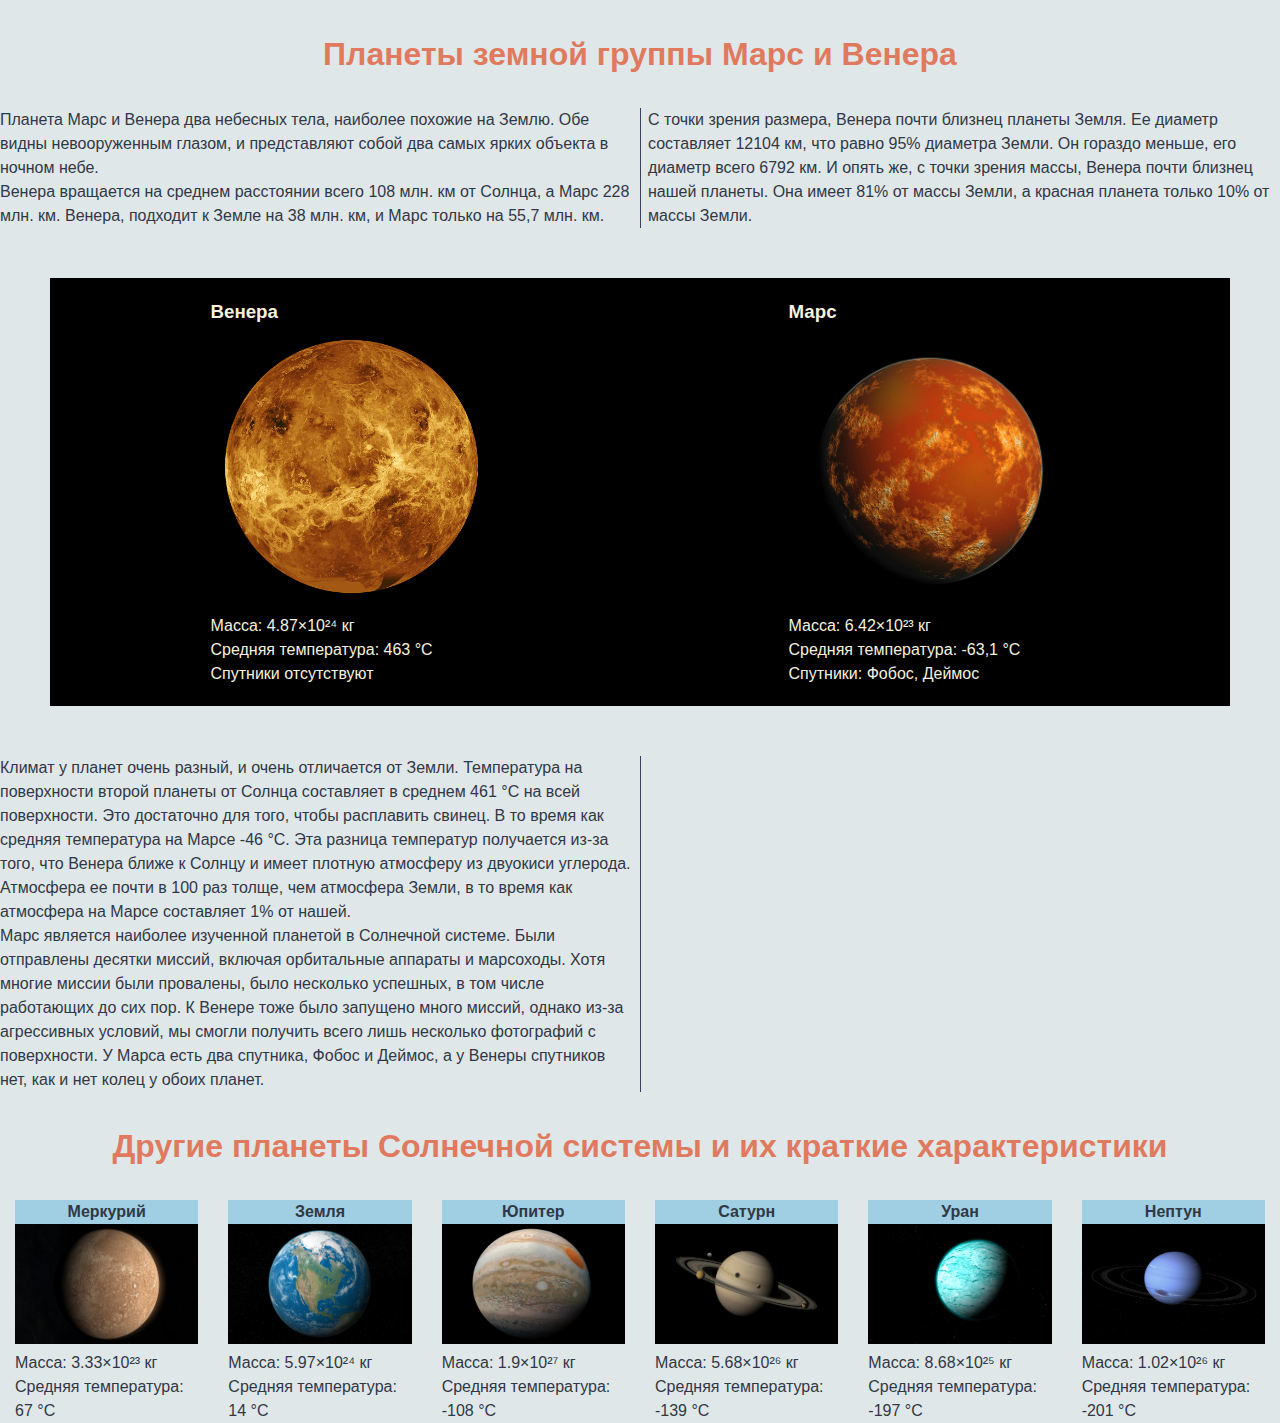
<file: сss-version/index.html>
<!DOCTYPE html>
<html lang="ru">

<head>
  <meta charset="UTF-8">
  <meta name="viewport" content="width=device-width, initial-scale=1.0">
  <title>Планеты земной группы Марс и Венера</title>
  <link rel="stylesheet" href="./index.css">
</head>

<body>
  <h1>Планеты земной группы Марс и Венера</h1>
  <article class="article">
    <p> Планета Марс и Венера два небесных тела, наиболее похожие на Землю. Обе видны невооруженным глазом, и
      представляют собой два самых ярких объекта в ночном небе.</p>
    <p>Венера вращается на среднем расстоянии всего 108 млн. км от Солнца, а Марс 228 млн. км. Венера, подходит к Земле
      на 38 млн. км, и Марс только на 55,7 млн. км.</p>
    <p>С точки зрения размера, Венера почти близнец планеты Земля. Ее диаметр составляет 12104 км, что равно 95%
      диаметра Земли. Он гораздо меньше, его диаметр всего 6792 км. И опять же, с точки зрения массы, Венера почти
      близнец нашей планеты. Она имеет 81% от массы Земли, а красная планета только 10% от массы Земли.</p>

    <section class="allAboutPlanets">
      <div class="planet">
        <h3>Венера</h3>
        <img src="./pics/venus.jpg" width="400px" height="250px" alt="Венера">
        <p>Масса: 4.87×10²⁴ кг</p>
        <p>Средняя температура: 463 °C</p>
        <p>Спутники отсутствуют</p>
      </div>
      <div class="planet">
        <h3>Марс</h3>
        <img src="./pics/mars.jpg" width="400px" height="250px" alt="Марс">
        <p>Масса: 6.42×10²³ кг</p>
        <p>Средняя температура: -63,1 °C</p>
        <p>Спутники: Фобос, Деймос</p>
      </div>
    </section>

    <p>Климат у планет очень разный, и очень отличается от Земли. Температура на поверхности второй планеты от Солнца
      составляет в среднем 461 °C на всей поверхности. Это достаточно для того, чтобы расплавить свинец. В то время как
      средняя температура на Марсе -46 °C. Эта разница температур получается из-за того, что Венера ближе к Солнцу и
      имеет плотную атмосферу из двуокиси углерода. Атмосфера ее почти в 100 раз толще, чем атмосфера Земли, в то время
      как атмосфера на Марсе составляет 1% от нашей.</p>
    <p>Марс является наиболее изученной планетой в Солнечной системе. Были отправлены десятки миссий, включая
      орбитальные аппараты и марсоходы. Хотя многие миссии были провалены, было несколько успешных, в том числе
      работающих до сих пор. К Венере тоже было запущено много миссий, однако из-за агрессивных условий, мы смогли
      получить всего лишь несколько фотографий с поверхности.
      У Марса есть два спутника, Фобос и Деймос, а у Венеры спутников нет, как и нет колец у обоих планет.</p>
    <iframe width="560" height="315" src="https://www.youtube.com/embed/HGel7goZl-8" title="YouTube video player" frameborder="0" allow="accelerometer; autoplay; clipboard-write; encrypted-media; gyroscope; picture-in-picture" allowfullscreen></iframe>
  </article>

  <div class="other-planets">
    <h1>Другие планеты Солнечной системы и их краткие характеристики</h1>
    <div class="container">
      <div class="column-container">
        <div class="column-4 card-1">
          <p class="name-planet">Меркурий</p>
          <img class = "planets-pics" src="./pics/mercury.jpg" alt="Меркурий">
          <p>Масса: 3.33×10²³ кг</p>
          <p>Средняя температура: 67 °C</p>
        </div>
        <div class="column-4 card-2">
          <p class="name-planet">Земля</p>
          <img class = "planets-pics" src="./pics/earth.jpg" alt="Земля">
          <p>Масса: 5.97×10²⁴ кг</p>
          <p>Средняя температура: 14 °C</p>
        </div>
        <div class="column-4 card-3">
          <p class="name-planet">Юпитер</p>
          <img class = "planets-pics" src="./pics/jupiter.jpg" alt="Юпитер">
          <p>Масса: 1.9×10²⁷ кг</p>
          <p>Средняя температура: -108 °C</p>
        </div>
        <div class="column-4 card-4">
          <p class="name-planet">Сатурн</p>
          <img class = "planets-pics" src="./pics/saturn.jpg" alt="Сатурн">
          <p>Масса: 5.68×10²⁶ кг</p>
          <p>Средняя температура: -139 °C</p>
        </div>
        <div class="column-4 card-5">
          <p class="name-planet">Уран</p>
          <img class = "planets-pics" src="./pics/uranus.jpg" alt="Уран">
          <p>Масса: 8.68×10²⁵ кг</p>
          <p>Средняя температура: -197 °C</p>
        </div>
        <div class="column-4 card-6">
          <p class="name-planet">Нептун</p>
          <img class = "planets-pics" src="./pics/neptune.jpg" alt="Нептун">
          <p>Масса: 1.02×10²⁶ кг</p>
          <p>Средняя температура: -201 °C</p>
        </div>
      </div>
    </div>
  </div>
</body>
</html>
</file>
<file: сss-version/index.css>
* {
  margin: 0;
  padding: 0;
  box-sizing: border-box;
}

html {
  color: #463f3a;
  font: 18px/1.5 sans-serif;
}

body {
  width: 1280px;
  margin: 0 auto;
  padding: 0px;
  color: #303846;
  font-size: 16px;
  font-family: sans-serif;
  line-height: 1.5;
  background: #e0e7e9;
}

h1,
h3,
p {
  margin-top: 0;
}

h1 {
  color: #e07a5f;
  text-align: center;
  padding: 30px;
}

img {
  max-width: 100%;
  height: auto;
}

.article {
  column-count: 2;
  column-rule: 1px solid #3d405b;
  display: block;
  margin: 0 auto;
}

.allAboutPlanets {
  margin: 50px 50px;
  padding: 20px;
  color: #f4f1de;
  column-count: 2;
  column-span: all;
  background: black;
}

.planet {
  break-inside: avoid;
  margin: 0 25% 0 25%;
  width: 50%;
}

.w-100 {
  width: 100%;
}

.column-container {
  display: flex;
}


.column-4 {
  width: 25%;
  padding-right: 15px;
  padding-left: 15px;
}

.name-planet {
  font-weight: bold;
  background-color: rgb(160, 206, 226);
  text-align: center;
}

.planets-pics {
  width: 250px ;
  height: 120px;
}
</file>
